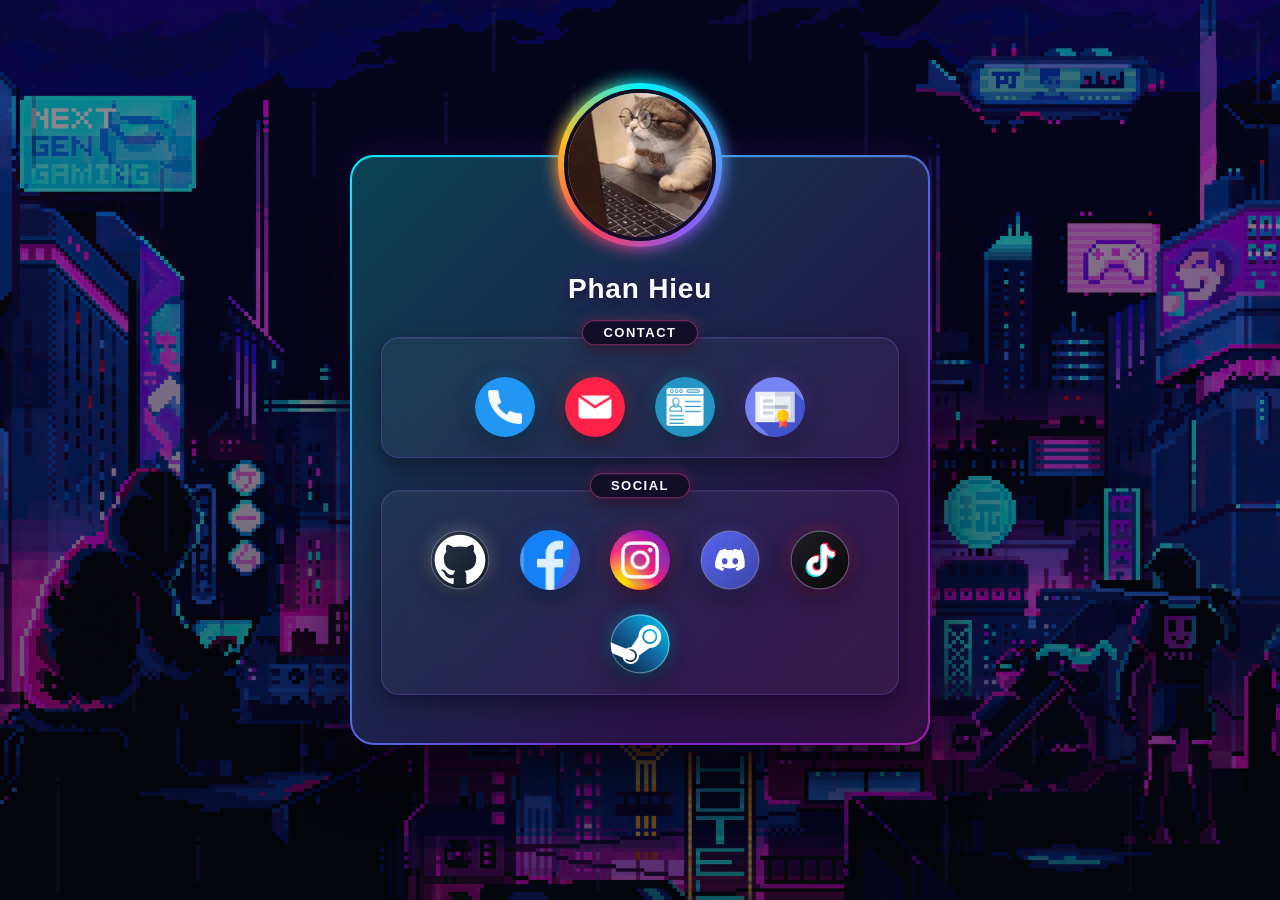
<file: index.html>
<!DOCTYPE html>
<html lang="vi">

<head>
    <meta charset="UTF-8">
    <meta name="viewport" content="width=device-width, initial-scale=1">
    <title>Phan Hieu</title>
    <meta name="description" content="Personal Bio & Social Links of Phan Hieu">
    <link rel="stylesheet" href="./assets/css/style.css">
    <link href="https://cdn.lineicons.com/3.0/lineicons.css" rel="stylesheet">
    <script src="https://ajax.googleapis.com/ajax/libs/jquery/3.6.0/jquery.min.js"></script>
</head>

<body>
    <div id="main">
        <div class="container">
            <div class="item-1">
                <div class="avatar-box">
                    <picture>
                        <source srcset="./assets/img/cat.webp" type="image/webp">
                        <img src="./assets/img/cat.gif" alt="Avatar" class="image">
                    </picture>
                </div>
                <div class="text">
                    <h3 class="text-name text-center">Phan Hieu</h3>
                </div>
            </div>

            <div class="item-2 bd">
                <h2 class="heading text-center">Contact</h2>
                <div class="list-item-2">
                    <a href="tel:0867654680" class="social phone" title="Phone: 0867654680">
                        <img src="./assets/img/phone.png" alt="Phone" title="0867654680">
                    </a>
                    <a href="mailto:pch110104@gmail.com" class="social mail" title="Email: pch110104@gmail.com">
                        <img src="./assets/img/gmail.png" alt="Email" title="pch110104@gmail.com">
                    </a>
                    <a href="https://drive.google.com/drive/folders/1qaQt3kiOs_IenzMCfmoC3SKZ2TDXyYCb?hl=vi"
                        target="_blank" rel="noopener noreferrer" class="social cv" title="Curriculum Vitae (CV)">
                        <img src="./assets/img/cv.png" alt="CV" title="Link CV">
                    </a>
                    <a href="https://drive.google.com/drive/folders/1viUL4mtk9aPLmb_479eee8NK9W2XEokW?hl=vi"
                        target="_blank" rel="noopener noreferrer" class="social achieve" title="Achievements">
                        <img src="./assets/img/achieve.png" alt="Achievements" title="Link Achieve">
                    </a>
                </div>
            </div>

            <div class="item-3 bd">
                <h2 class="heading text-center">Social</h2>
                <div class="list-item-2">
                    <a href="https://github.com/PCH1101" target="_blank" rel="noopener noreferrer" class="social github"
                        title="GitHub: PCH1101">
                        <img src="./assets/img/github.svg" alt="Github" title="Github">
                    </a>
                    <a href="https://www.facebook.com/hieu.phancong.395/" target="_blank" rel="noopener noreferrer"
                        class="social facebook" title="Facebook: hieu.phancong.395">
                        <img src="./assets/img/facebook.png" alt="Facebook" title="Facebook">
                    </a>
                    <a href="https://www.instagram.com/hieu.pc11/" target="_blank" rel="noopener noreferrer"
                        class="social instagram" title="Instagram: @hieu.pc11">
                        <img src="./assets/img/instagram.png" alt="Instagram" title="Instagram">
                    </a>
                    <a href="https://discord.com/users/424830718368284673" target="_blank" rel="noopener noreferrer"
                        class="social discord" title="Discord">
                        <img src="./assets/img/discord.svg" alt="Discord" title="Discord">
                    </a>
                    <a href="https://www.tiktok.com/@hieu_pc11" target="_blank" rel="noopener noreferrer"
                        class="social tiktok" title="TikTok: @hieu_pc11">
                        <img src="./assets/img/tiktok.svg" alt="TikTok" title="TikTok">
                    </a>
                    <a href="https://steamcommunity.com/profiles/76561199075785086/" target="_blank" rel="noopener noreferrer"
                        class="social steam" title="Steam">
                        <img src="./assets/img/steam.svg" alt="Steam" title="Steam">
                    </a>
                </div>
            </div>

        </div>
    </div>
    <script src="./assets/js/main.js"></script>
</body>

</html>
</file>
<file: assets/css/style.css>
/* RESET CSS */

* {
    padding: 0;
    margin: 0;
    box-sizing: border-box;
}

html {
    font-family: -apple-system, BlinkMacSystemFont, 'Segoe UI', Roboto, Oxygen, Ubuntu, Cantarell, 'Open Sans', 'Helvetica Neue', sans-serif;
    background: linear-gradient(rgba(5, 7, 18, 0.45), rgba(5, 7, 18, 0.6)),
                url('../img/background.jpg') no-repeat center center fixed,
                #050712;
    background-size: cover;
    background-attachment: fixed;
    min-height: 100vh;
    min-height: 100dvh;
    overflow-x: hidden;
}

body {
    min-height: 100vh;
    min-height: 100dvh;
    display: flex;
    justify-content: center;
    align-items: center;
    color: #f1f5f9;
    overflow-x: hidden;
    padding: env(safe-area-inset-top, 0px) env(safe-area-inset-right, 0px) env(safe-area-inset-bottom, 0px) env(safe-area-inset-left, 0px);
}

#main {
    width: 100%;
    display: flex;
    justify-content: center;
}

.text-center {
    text-align: center;
}

.container {
    position: relative;
    margin: 60px auto;
    width: 580px;
    min-height: 520px;
    max-width: calc(100% - 32px);
    border-radius: 24px;
    background-color: rgba(14, 11, 31, 0.76);
    border: 2px solid transparent;
    background-image: linear-gradient(rgba(14, 11, 31, 0.76), rgba(14, 11, 31, 0.76)), 
                      linear-gradient(135deg, #00f2fe, #7928ca, #ff0080, #f59e0b, #00f2fe);
    background-origin: border-box;
    background-clip: padding-box, border-box;
    background-size: 100% 100%, 300% 300%;
    animation: borderGradientShift 8s ease infinite;
    backdrop-filter: blur(18px) saturate(180%);
    -webkit-backdrop-filter: blur(18px) saturate(180%);
    box-shadow: 0 25px 60px rgba(0, 0, 0, 0.85), 
                0 0 40px rgba(121, 40, 202, 0.25),
                inset 0 1px 1px rgba(255, 255, 255, 0.12);
    padding-bottom: 24px;
}

@keyframes borderGradientShift {
    0% {
        background-position: 0% 0%, 0% 50%;
    }
    50% {
        background-position: 0% 0%, 100% 50%;
    }
    100% {
        background-position: 0% 0%, 0% 50%;
    }
}

/* Dope Avatar Frame with Rotating Cyber Neon Ring */
.avatar-box {
    position: relative;
    width: 158px;
    height: 158px;
    margin: 0 auto;
    transform: translateY(-45%);
    display: flex;
    justify-content: center;
    align-items: center;
}

.avatar-box::before {
    content: '';
    position: absolute;
    inset: -5px;
    border-radius: 50%;
    background: conic-gradient(from 0deg, #00f2fe, #4facfe, #8b5cf6, #f43f5e, #fbbf24, #00f2fe);
    animation: rotateAvatarRing 3.5s linear infinite;
    filter: blur(8px);
    opacity: 0.95;
}

.avatar-box::after {
    content: '';
    position: absolute;
    inset: -3px;
    border-radius: 50%;
    background: conic-gradient(from 0deg, #00f2fe, #4facfe, #8b5cf6, #f43f5e, #fbbf24, #00f2fe);
    animation: rotateAvatarRing 3.5s linear infinite;
}

.avatar-box picture {
    display: contents;
}

.avatar-box .image {
    position: relative;
    width: 152px;
    height: 152px;
    object-fit: cover;
    border-radius: 50%;
    border: 4px solid #120e26;
    z-index: 2;
    display: block;
    transform: none;
    transition: transform 0.4s cubic-bezier(0.34, 1.56, 0.64, 1);
}

.avatar-box:hover .image {
    transform: scale(1.05);
}

.avatar-box:hover::before {
    filter: blur(14px);
    opacity: 1;
}

@keyframes rotateAvatarRing {
    0% {
        transform: rotate(0deg);
    }
    100% {
        transform: rotate(360deg);
    }
}

.item-1 .text {
    margin-top: -42px;
    margin-bottom: 28px;
}

.item-1 .text .text-name {
    font-size: 28px;
    font-weight: 700;
    color: #f8fafc;
    letter-spacing: 0.8px;
    text-shadow: 0 2px 14px rgba(0, 0, 0, 0.8), 0 0 20px rgba(168, 85, 247, 0.4);
}

.bd {
    margin: 0 auto;
    margin-top: 32px;
    margin-bottom: 24px;
    width: 90%;
    border: 1px solid rgba(139, 92, 246, 0.28);
    background: rgba(255, 255, 255, 0.04);
    backdrop-filter: blur(12px);
    border-radius: 18px;
    position: relative;
    padding: 16px 8px 12px;
    box-shadow: inset 0 1px 1px rgba(255, 255, 255, 0.08), 0 8px 25px rgba(0, 0, 0, 0.4);
    transition: border-color 0.3s ease, box-shadow 0.3s ease;
}

.bd:hover {
    border-color: rgba(236, 72, 153, 0.55);
    box-shadow: inset 0 1px 1px rgba(255, 255, 255, 0.15), 0 12px 30px rgba(0, 0, 0, 0.5), 0 0 20px rgba(236, 72, 153, 0.25);
}

.heading {
    margin: 0 auto;
    padding: 4px 20px;
    width: max-content;
    font-size: 13px;
    font-weight: 700;
    text-transform: uppercase;
    letter-spacing: 1.5px;
    transform: translateY(-135%);
    color: #f8fafc;
    background: rgba(18, 14, 38, 0.96);
    border: 1px solid rgba(236, 72, 153, 0.5);
    border-radius: 20px;
    display: block;
    box-shadow: 0 4px 15px rgba(0, 0, 0, 0.6), 0 0 14px rgba(236, 72, 153, 0.35);
}

.list-item-2 {
    margin: 0 auto;
    margin-top: -6px;
    margin-bottom: 4px;
    display: flex;
    justify-content: center;
    align-items: center;
    flex-wrap: wrap;
    gap: 16px 22px;
}

.social {
    display: inline-flex;
    text-decoration: none;
}

.social img {
    margin: 4px;
    width: 60px;
    height: 60px;
    border-radius: 50%;
    background: rgba(255, 255, 255, 0.05);
    box-shadow: 0 6px 20px rgba(0, 0, 0, 0.5), 0 0 15px rgba(255, 255, 255, 0.03);
    transition: transform 0.3s cubic-bezier(0.34, 1.56, 0.64, 1), box-shadow 0.3s ease;
}

/* Individual Glowing Effects for Each Icon */
/* 1. Phone - Cyan Blue Wobble & Incoming Call Glow */
.social.phone img {
    box-shadow: 0 6px 20px rgba(0, 0, 0, 0.5), 0 0 16px rgba(14, 165, 233, 0.35);
    animation: phoneAmbient 4s ease-in-out infinite;
    transition: transform 0.3s cubic-bezier(0.34, 1.56, 0.64, 1), box-shadow 0.3s ease;
}
.social.phone:hover img {
    animation: phoneRing 0.7s cubic-bezier(0.36, 0.07, 0.19, 0.97) infinite;
    box-shadow: 0 14px 32px rgba(0, 0, 0, 0.75), 0 0 32px rgba(14, 165, 233, 1), 0 0 55px rgba(6, 182, 212, 0.6);
}

@keyframes phoneAmbient {
    0%, 100% { box-shadow: 0 6px 20px rgba(0, 0, 0, 0.5), 0 0 14px rgba(14, 165, 233, 0.3); }
    50% { box-shadow: 0 6px 22px rgba(0, 0, 0, 0.5), 0 0 22px rgba(14, 165, 233, 0.6); }
}

@keyframes phoneRing {
    0%, 100% { transform: translateY(-5px) scale(1.18) rotate(0deg); }
    15% { transform: translateY(-7px) scale(1.22) rotate(-14deg); }
    30% { transform: translateY(-7px) scale(1.22) rotate(14deg); }
    45% { transform: translateY(-7px) scale(1.22) rotate(-10deg); }
    60% { transform: translateY(-7px) scale(1.22) rotate(10deg); }
    75% { transform: translateY(-6px) scale(1.2) rotate(-4deg); }
}

/* 2. Mail (Gmail) - Crimson Bounce & Notification Heartbeat */
.social.mail img {
    box-shadow: 0 6px 20px rgba(0, 0, 0, 0.5), 0 0 16px rgba(239, 68, 68, 0.35);
    animation: mailAmbient 3.8s ease-in-out infinite;
    transition: transform 0.3s cubic-bezier(0.34, 1.56, 0.64, 1), box-shadow 0.3s ease;
}
.social.mail:hover img {
    animation: mailHeartbeat 0.9s cubic-bezier(0.34, 1.56, 0.64, 1) infinite;
    box-shadow: 0 14px 32px rgba(0, 0, 0, 0.75), 0 0 34px rgba(239, 68, 68, 1), 0 0 60px rgba(244, 63, 94, 0.65);
}

@keyframes mailAmbient {
    0%, 100% { box-shadow: 0 6px 20px rgba(0, 0, 0, 0.5), 0 0 14px rgba(239, 68, 68, 0.3); }
    50% { box-shadow: 0 6px 22px rgba(0, 0, 0, 0.5), 0 0 22px rgba(239, 68, 68, 0.6); }
}

@keyframes mailHeartbeat {
    0% { transform: translateY(-5px) scale(1.18); }
    25% { transform: translateY(-9px) scale(1.24); }
    50% { transform: translateY(-6px) scale(1.17); }
    75% { transform: translateY(-8px) scale(1.22); }
    100% { transform: translateY(-5px) scale(1.18); }
}

/* 3. CV - Teal Floating Inspect & Hologram Pulse */
.social.cv img {
    box-shadow: 0 6px 20px rgba(0, 0, 0, 0.5), 0 0 16px rgba(6, 182, 212, 0.35);
    animation: cvAmbient 4.2s ease-in-out infinite;
    transition: transform 0.35s cubic-bezier(0.34, 1.56, 0.64, 1), box-shadow 0.35s ease;
}
.social.cv:hover img {
    animation: cvFloat 1.4s ease-in-out infinite alternate;
    box-shadow: 0 14px 32px rgba(0, 0, 0, 0.75), 0 0 32px rgba(6, 182, 212, 1), 0 0 55px rgba(20, 184, 166, 0.6);
}

@keyframes cvAmbient {
    0%, 100% { box-shadow: 0 6px 20px rgba(0, 0, 0, 0.5), 0 0 14px rgba(6, 182, 212, 0.3); }
    50% { box-shadow: 0 6px 22px rgba(0, 0, 0, 0.5), 0 0 22px rgba(6, 182, 212, 0.6); }
}

@keyframes cvFloat {
    0% { transform: translateY(-5px) scale(1.18) rotate(0deg); }
    50% { transform: translateY(-9px) scale(1.22) rotate(-6deg); }
    100% { transform: translateY(-6px) scale(1.2) rotate(4deg); }
}

/* 4. Achieve - Violet Trophy Shimmer & Victory Sway */
.social.achieve img {
    box-shadow: 0 6px 20px rgba(0, 0, 0, 0.5), 0 0 16px rgba(139, 92, 246, 0.35);
    animation: achieveAmbient 3.6s ease-in-out infinite;
    transition: transform 0.35s cubic-bezier(0.34, 1.56, 0.64, 1), box-shadow 0.35s ease;
}
.social.achieve:hover img {
    animation: achieveVictory 1s cubic-bezier(0.34, 1.56, 0.64, 1) infinite;
    box-shadow: 0 14px 32px rgba(0, 0, 0, 0.75), 0 0 35px rgba(139, 92, 246, 1), 0 0 60px rgba(245, 158, 11, 0.5);
}

@keyframes achieveAmbient {
    0%, 100% { box-shadow: 0 6px 20px rgba(0, 0, 0, 0.5), 0 0 14px rgba(139, 92, 246, 0.3); }
    50% { box-shadow: 0 6px 22px rgba(0, 0, 0, 0.5), 0 0 24px rgba(139, 92, 246, 0.65); }
}

@keyframes achieveVictory {
    0%, 100% { transform: translateY(-5px) scale(1.18) rotate(0deg); }
    25% { transform: translateY(-8px) scale(1.22) rotate(8deg); }
    75% { transform: translateY(-8px) scale(1.22) rotate(-8deg); }
}

/* 5. GitHub - Cosmic White Swell & Octocat Sway */
.social.github img {
    box-shadow: 0 6px 20px rgba(0, 0, 0, 0.5), 0 0 16px rgba(255, 255, 255, 0.3);
    animation: githubAmbient 4.5s ease-in-out infinite;
    transition: transform 0.35s cubic-bezier(0.34, 1.56, 0.64, 1), box-shadow 0.35s ease;
}
.social.github:hover img {
    animation: githubNod 1s cubic-bezier(0.34, 1.56, 0.64, 1) infinite;
    box-shadow: 0 14px 34px rgba(0, 0, 0, 0.8), 0 0 35px rgba(255, 255, 255, 0.95), 0 0 60px rgba(148, 163, 184, 0.7);
}

@keyframes githubAmbient {
    0%, 100% { box-shadow: 0 6px 20px rgba(0, 0, 0, 0.5), 0 0 14px rgba(255, 255, 255, 0.25); }
    50% { box-shadow: 0 6px 22px rgba(0, 0, 0, 0.5), 0 0 22px rgba(255, 255, 255, 0.55); }
}

@keyframes githubNod {
    0%, 100% { transform: translateY(-5px) scale(1.18) rotate(0deg); }
    30% { transform: translateY(-8px) scale(1.22) rotate(8deg); }
    70% { transform: translateY(-7px) scale(1.2) rotate(-8deg); }
}

/* 6. Facebook - Royal Blue Wave & Thumbs-Up Pulse */
.social.facebook img {
    box-shadow: 0 6px 20px rgba(0, 0, 0, 0.5), 0 0 16px rgba(24, 119, 242, 0.35);
    animation: fbAmbient 4s ease-in-out infinite;
    transition: transform 0.35s cubic-bezier(0.34, 1.56, 0.64, 1), box-shadow 0.35s ease;
}
.social.facebook:hover img {
    animation: facebookWave 0.9s cubic-bezier(0.34, 1.56, 0.64, 1) infinite;
    box-shadow: 0 14px 32px rgba(0, 0, 0, 0.75), 0 0 35px rgba(24, 119, 242, 1), 0 0 60px rgba(96, 165, 250, 0.6);
}

@keyframes fbAmbient {
    0%, 100% { box-shadow: 0 6px 20px rgba(0, 0, 0, 0.5), 0 0 14px rgba(24, 119, 242, 0.3); }
    50% { box-shadow: 0 6px 22px rgba(0, 0, 0, 0.5), 0 0 22px rgba(24, 119, 242, 0.6); }
}

@keyframes facebookWave {
    0%, 100% { transform: translateY(-5px) scale(1.18) rotate(0deg); }
    35% { transform: translateY(-8px) scale(1.22) rotate(10deg); }
    70% { transform: translateY(-6px) scale(1.2) rotate(-6deg); }
}

/* 7. Instagram - Sunset Magenta Flash & Story Spin */
.social.instagram img {
    box-shadow: 0 6px 20px rgba(0, 0, 0, 0.5), 0 0 18px rgba(225, 48, 108, 0.35);
    animation: instaAmbient 3.4s ease-in-out infinite;
    transition: transform 0.35s cubic-bezier(0.34, 1.56, 0.64, 1), box-shadow 0.35s ease;
}
.social.instagram:hover img {
    animation: instaCamera 0.85s cubic-bezier(0.34, 1.56, 0.64, 1) infinite alternate;
    box-shadow: 0 14px 34px rgba(0, 0, 0, 0.75), 
                0 0 35px rgba(225, 48, 108, 1), 
                0 0 55px rgba(245, 158, 11, 0.7),
                0 0 75px rgba(121, 40, 202, 0.5);
}

@keyframes instaAmbient {
    0%, 100% { box-shadow: 0 6px 20px rgba(0, 0, 0, 0.5), 0 0 15px rgba(225, 48, 108, 0.35); }
    50% { box-shadow: 0 6px 22px rgba(0, 0, 0, 0.5), 0 0 24px rgba(245, 158, 11, 0.5); }
}

@keyframes instaCamera {
    0% { transform: translateY(-5px) scale(1.18) rotate(0deg); }
    30% { transform: translateY(-8px) scale(1.22) rotate(-8deg); }
    70% { transform: translateY(-6px) scale(1.2) rotate(7deg); }
    100% { transform: translateY(-7px) scale(1.22) rotate(-3deg); }
}

/* 8. Discord - Gaming Blurple Bounce & Ambient Pulse */
.social.discord img {
    box-shadow: 0 6px 20px rgba(0, 0, 0, 0.5), 0 0 16px rgba(88, 101, 242, 0.4);
    animation: discordAmbient 4s ease-in-out infinite;
    transition: transform 0.35s cubic-bezier(0.34, 1.56, 0.64, 1), box-shadow 0.35s ease;
}
.social.discord:hover img {
    animation: discordDance 0.8s cubic-bezier(0.34, 1.56, 0.64, 1) infinite alternate;
    box-shadow: 0 14px 32px rgba(0, 0, 0, 0.75), 
                0 0 32px rgba(88, 101, 242, 0.95), 
                0 0 55px rgba(121, 40, 202, 0.6);
}

@keyframes discordAmbient {
    0%, 100% {
        box-shadow: 0 6px 20px rgba(0, 0, 0, 0.5), 0 0 14px rgba(88, 101, 242, 0.35);
    }
    50% {
        box-shadow: 0 6px 22px rgba(0, 0, 0, 0.5), 0 0 22px rgba(88, 101, 242, 0.6);
    }
}

@keyframes discordDance {
    0% {
        transform: translateY(-5px) scale(1.18) rotate(0deg);
    }
    30% {
        transform: translateY(-8px) scale(1.22) rotate(-9deg);
    }
    70% {
        transform: translateY(-7px) scale(1.2) rotate(8deg);
    }
    100% {
        transform: translateY(-6px) scale(1.22) rotate(-3deg);
    }
}

/* 9. TikTok - Cyber Glitch & Dual-Chroma Neon Aura */
.social.tiktok img {
    box-shadow: 0 6px 20px rgba(0, 0, 0, 0.5), 0 0 16px rgba(254, 44, 85, 0.35);
    animation: tiktokAmbient 3s ease-in-out infinite;
    transition: transform 0.3s cubic-bezier(0.34, 1.56, 0.64, 1), box-shadow 0.3s ease, filter 0.2s ease;
}
.social.tiktok:hover img {
    animation: tiktokGlitch 0.6s cubic-bezier(0.25, 0.46, 0.45, 0.94) infinite;
    box-shadow: 0 14px 32px rgba(0, 0, 0, 0.75), 
                0 0 30px rgba(254, 44, 85, 0.95), 
                0 0 45px rgba(0, 242, 254, 0.8),
                0 0 65px rgba(254, 44, 85, 0.5);
}

@keyframes tiktokAmbient {
    0%, 100% {
        box-shadow: 0 6px 20px rgba(0, 0, 0, 0.5), 0 0 15px rgba(254, 44, 85, 0.35);
    }
    50% {
        box-shadow: 0 6px 22px rgba(0, 0, 0, 0.5), 0 0 20px rgba(0, 242, 254, 0.5);
    }
}

@keyframes tiktokGlitch {
    0% {
        transform: translateY(-5px) scale(1.18) translate(0);
        filter: drop-shadow(-2px 0 0 rgba(0, 242, 254, 0.8)) drop-shadow(2px 0 0 rgba(254, 44, 85, 0.8));
    }
    20% {
        transform: translateY(-7px) scale(1.2) translate(-2px, 1px);
        filter: drop-shadow(3px -1px 0 rgba(0, 242, 254, 0.9)) drop-shadow(-3px 1px 0 rgba(254, 44, 85, 0.9));
    }
    40% {
        transform: translateY(-6px) scale(1.19) translate(2px, -1px);
        filter: drop-shadow(-3px 1px 0 rgba(0, 242, 254, 0.9)) drop-shadow(3px -1px 0 rgba(254, 44, 85, 0.9));
    }
    60% {
        transform: translateY(-7px) scale(1.21) translate(-1px, 2px);
        filter: drop-shadow(2px 1px 0 rgba(0, 242, 254, 0.9)) drop-shadow(-2px -1px 0 rgba(254, 44, 85, 0.9));
    }
    80% {
        transform: translateY(-6px) scale(1.2) translate(1px, -1px);
        filter: drop-shadow(-2px -1px 0 rgba(0, 242, 254, 0.85)) drop-shadow(2px 1px 0 rgba(254, 44, 85, 0.85));
    }
    100% {
        transform: translateY(-5px) scale(1.18) translate(0);
        filter: drop-shadow(-2px 0 0 rgba(0, 242, 254, 0.8)) drop-shadow(2px 0 0 rgba(254, 44, 85, 0.8));
    }
}

/* 10. Steam - Industrial Turbine Spin & Electric Plasma Flare */
.social.steam img {
    box-shadow: 0 6px 20px rgba(0, 0, 0, 0.5), 0 0 16px rgba(0, 210, 255, 0.4);
    animation: steamAmbient 3.5s ease-in-out infinite;
    transition: transform 0.4s cubic-bezier(0.34, 1.56, 0.64, 1), box-shadow 0.4s ease;
}
.social.steam:hover img {
    animation: steamTurbine 2.5s cubic-bezier(0.4, 0, 0.2, 1) infinite;
    box-shadow: 0 14px 34px rgba(0, 0, 0, 0.8), 
                0 0 35px rgba(0, 210, 255, 1), 
                0 0 55px rgba(18, 99, 155, 0.85),
                0 0 75px rgba(0, 242, 254, 0.6);
}

@keyframes steamAmbient {
    0%, 100% {
        box-shadow: 0 6px 20px rgba(0, 0, 0, 0.5), 0 0 14px rgba(0, 210, 255, 0.35);
    }
    50% {
        box-shadow: 0 6px 22px rgba(0, 0, 0, 0.5), 0 0 24px rgba(0, 210, 255, 0.65);
    }
}

@keyframes steamTurbine {
    0% {
        transform: translateY(-5px) scale(1.2) rotate(0deg);
    }
    25% {
        transform: translateY(-8px) scale(1.23) rotate(90deg);
    }
    50% {
        transform: translateY(-6px) scale(1.2) rotate(180deg);
    }
    75% {
        transform: translateY(-8px) scale(1.23) rotate(270deg);
    }
    100% {
        transform: translateY(-5px) scale(1.2) rotate(360deg);
    }
}

.footer {
    position: relative;
    margin-top: 36px;
    margin-bottom: 8px;
    text-align: center;
    color: #64748b;
    font-size: 14px;
    font-weight: 500;
    letter-spacing: 0.5px;
}

/* =========================================
   RESPONSIVE DESIGN FOR MOBILE & TABLETS
   ========================================= */

/* Tablets & Mobile Phones (screen width <= 640px) */
@media (max-width: 640px) {
    html {
        /* Prevents iOS Safari background zoom & stutter */
        background-attachment: scroll;
    }

    body {
        align-items: flex-start;
        padding-top: 36px;
        padding-bottom: max(24px, env(safe-area-inset-bottom, 24px));
    }

    .container {
        margin: 40px auto 16px;
        width: 92%;
        max-width: 440px;
        min-height: auto;
        border-radius: 22px;
        padding-bottom: 20px;
    }

    /* Proportional avatar size on mobile */
    .avatar-box {
        width: 132px;
        height: 132px;
        transform: translateY(-42%);
    }

    .avatar-box .image {
        width: 124px;
        height: 124px;
        border-width: 3.5px;
    }

    .avatar-box::before,
    .avatar-box::after {
        inset: -4px;
    }

    .item-1 .text {
        margin-top: -34px;
        margin-bottom: 20px;
    }

    .item-1 .text .text-name {
        font-size: 24px;
        letter-spacing: 0.5px;
    }

    /* Section blocks */
    .bd {
        width: 92%;
        margin-top: 26px;
        margin-bottom: 18px;
        padding: 16px 8px 12px;
        border-radius: 16px;
    }

    .heading {
        font-size: 11px;
        padding: 3px 16px;
        letter-spacing: 1.2px;
        transform: translateY(-130%);
    }

    /* Balanced Icon Sizing on Mobile */
    .list-item-2 {
        gap: 12px;
        margin-top: -4px;
        margin-bottom: 2px;
    }

    .social {
        -webkit-tap-highlight-color: transparent;
        user-select: none;
        -webkit-user-select: none;
    }

    .social img {
        margin: 2px;
        width: 52px;
        height: 52px;
    }

    /* Contact: 4 icons in a neat single row with even distribution */
    .item-2 .list-item-2 {
        display: flex;
        justify-content: space-evenly;
        align-items: center;
        flex-wrap: nowrap;
        gap: 12px;
        padding: 4px 6px;
    }

    .item-2 .social img {
        width: 52px;
        height: 52px;
    }

    /* Social: 6 icons enlarged to fill space boldly without feeling sparse */
    .item-3 .list-item-2 {
        display: grid;
        grid-template-columns: repeat(3, 1fr);
        justify-items: center;
        align-items: center;
        gap: 16px 12px;
        padding: 6px 8px;
    }

    .item-3 .social img {
        width: 66px;
        height: 66px;
        margin: 2px;
    }
}

/* Extra small mobile screens (iPhone SE, Galaxy Fold, screen width <= 380px) */
@media (max-width: 380px) {
    body {
        padding-top: 28px;
    }

    .container {
        margin: 32px auto 14px;
        width: 94%;
        border-radius: 18px;
        padding-bottom: 16px;
    }

    .avatar-box {
        width: 116px;
        height: 116px;
        transform: translateY(-40%);
    }

    .avatar-box .image {
        width: 110px;
        height: 110px;
        border-width: 3px;
    }

    .item-1 .text {
        margin-top: -30px;
        margin-bottom: 16px;
    }

    .item-1 .text .text-name {
        font-size: 21px;
    }

    .bd {
        width: 94%;
        margin-top: 22px;
        margin-bottom: 14px;
        padding: 14px 4px 10px;
    }

    .social img {
        margin: 1px;
    }

    .item-2 .social img {
        width: 48px;
        height: 48px;
    }

    .item-3 .social img {
        width: 58px;
        height: 58px;
    }

    .item-2 .list-item-2 {
        gap: 8px;
        padding: 2px 4px;
    }

    .item-3 .list-item-2 {
        gap: 14px 8px;
        padding: 4px 4px;
    }
}

/* Mobile & Touch Devices: Instant tactile feedback upon tap */
@media (hover: none) and (pointer: coarse) {
    .social:active img {
        transform: scale(0.92) !important;
        transition: transform 0.1s cubic-bezier(0.4, 0, 0.2, 1) !important;
    }

    .social:active.phone img {
        box-shadow: 0 8px 24px rgba(0, 0, 0, 0.7), 0 0 24px rgba(14, 165, 233, 0.85);
    }
    .social:active.mail img {
        box-shadow: 0 8px 24px rgba(0, 0, 0, 0.7), 0 0 24px rgba(239, 68, 68, 0.85);
    }
    .social:active.cv img {
        box-shadow: 0 8px 24px rgba(0, 0, 0, 0.7), 0 0 24px rgba(6, 182, 212, 0.85);
    }
    .social:active.achieve img {
        box-shadow: 0 8px 24px rgba(0, 0, 0, 0.7), 0 0 24px rgba(139, 92, 246, 0.85);
    }
    .social:active.github img {
        box-shadow: 0 8px 24px rgba(0, 0, 0, 0.7), 0 0 24px rgba(255, 255, 255, 0.85);
    }
    .social:active.facebook img {
        box-shadow: 0 8px 24px rgba(0, 0, 0, 0.7), 0 0 24px rgba(24, 119, 242, 0.85);
    }
    .social:active.instagram img {
        box-shadow: 0 8px 24px rgba(0, 0, 0, 0.7), 0 0 24px rgba(225, 48, 108, 0.85);
    }
    .social:active.discord img {
        box-shadow: 0 8px 24px rgba(0, 0, 0, 0.7), 0 0 24px rgba(88, 101, 242, 0.85);
    }
    .social:active.tiktok img {
        box-shadow: 0 8px 24px rgba(0, 0, 0, 0.7), 0 0 24px rgba(254, 44, 85, 0.85), 0 0 30px rgba(0, 242, 254, 0.5);
    }
    .social:active.steam img {
        box-shadow: 0 8px 24px rgba(0, 0, 0, 0.7), 0 0 24px rgba(0, 210, 255, 0.85), 0 0 32px rgba(18, 99, 155, 0.5);
    }
}
</file>
